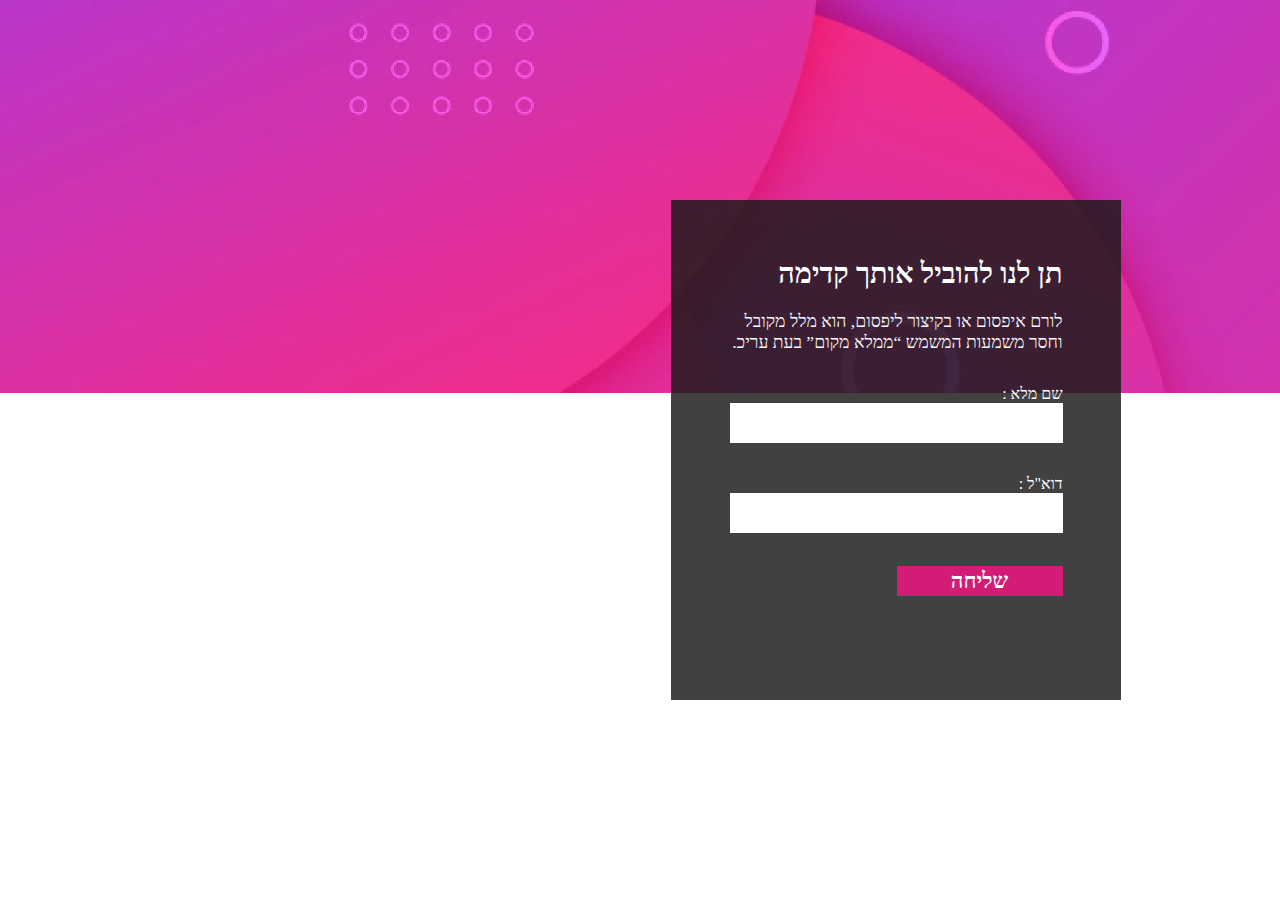
<file: Projects/Project Number 1/landingPageNumber1.html>
<!DOCTYPE html>
<html lang="en">

<head>
    <meta charset="UTF-8">
    <meta name="viewport" content="width=device-width, initial-scale=1.0">
    <title>Landing Page Number 2</title>
    <link rel="stylesheet" href="style.css">
</head>

<body>
    <div class="container">
        <div class="form-container">
            <form class="form-container-in">
                <div class="form-control-1">
                    <h3 id="form-headline">תן לנו להוביל אותך קדימה</h3>
                    <p id="form-paragraph">לורם איפסום או בקיצור ליפסום, הוא מלל מקובל וחסר משמעות המשמש “ממלא מקום” בעת
                עריכ.
                    </p>
                </div>
                <div class="form-control-2">
                    <label class="label">שם מלא :</label>
                    <input class="input" ></input>
                </div>
                <div class="form-control-2">
                    <label class="label">דוא"ל :</label>
                    <input class="input" ></input>
                </div>
                <div class="button">
                    <button id="btn">שליחה</button>
                </div>
            </form>
        </div>
    </div>
</body>

</html>
</file>
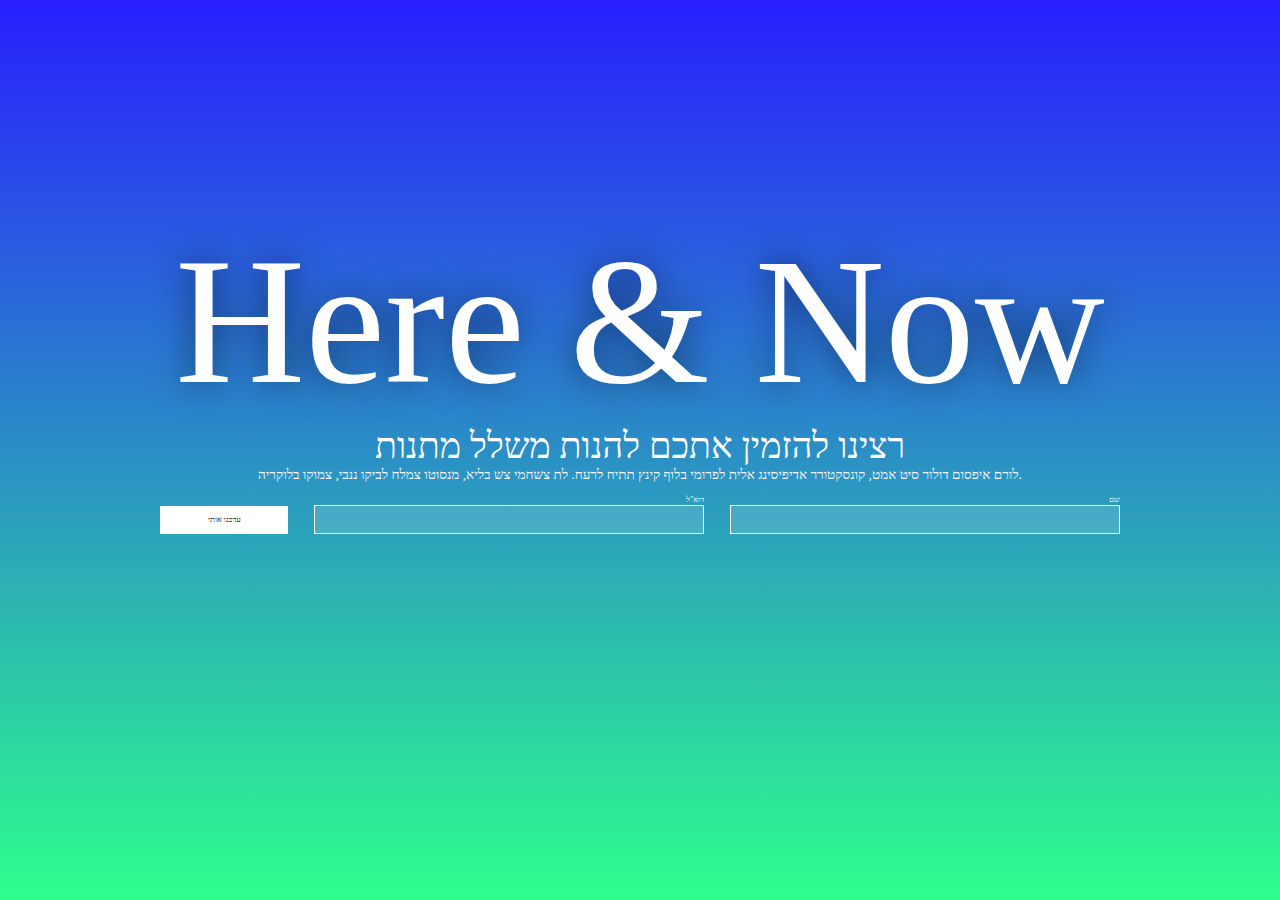
<file: Projects/Project Number 2/landingPageNumber2.html>
<!DOCTYPE html>
<html lang="en">

<head>
    <meta charset="UTF-8">
    <meta name="viewport" content="width=device-width, initial-scale=1.0">
    <link rel="stylesheet" href="style.css">
    <title>Landing Page Number 3</title>

</head>

<body>
    <div class="bgcGradiant">
        <div class="textArea">
            <h0>
                Here & Now
            </h0>
            <p0>
                רצינו להזמין אתכם להנות משלל מתנות
            </p0>
            <p1>
                לורם איפסום דולור סיט אמט, קונסקטורר אדיפיסינג אלית לפרומי בלוף קינץ תתיח לרעח. לת צשחמי צש
                בליא, מנסוטו צמלח לביקו
                ננבי, צמוקו בלוקריה.
            </p1>
        </div>
        <div class="formArea">
            <div class="inputContainer">
                <label for="">שם</label>
                <input type="text" class="input">
            </div>
            <div class="inputContainer">
                <label for="">דוא"ל</label>
                <input type="text" class="input">
            </div>

            <button class="sendButton">עדכנו אותי</button>
        </div>
    </div>
</body>

</html>
</file>
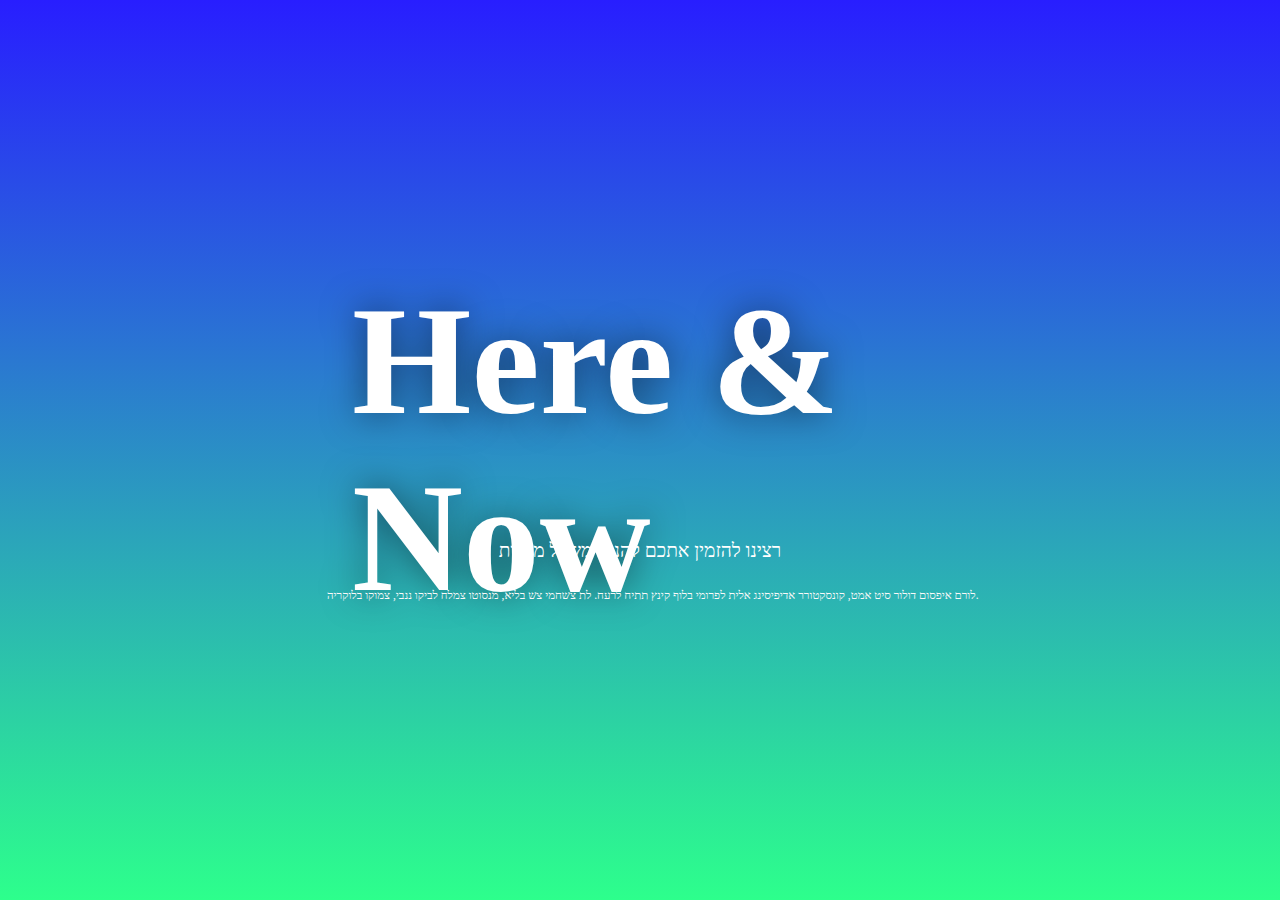
<file: Projects/Project Number 2/notreal.html>
<!DOCTYPE html>
<html lang="en">

<head>
    <meta charset="UTF-8">
    <meta name="viewport" content="width=device-width, initial-scale=1.0">
    <title>Landing Page Number 2</title>
    <style>
        p1 {
            text-align: right;
            font: normal normal normal 1.5vw Varela Round;
            letter-spacing: 0px;
            color: #FFFFFF;
            opacity: 1;
        }

        p2 {
            font: normal normal normal 0.9vw Varela Round;
            letter-spacing: 0px;
            color: #F9F9F9;
            opacity: 1;
        }

        .bgcGradiant {
            position: absolute;
            top: 0px;
            left: 0px;
            width: 100%;
            height: 100%;
            background: transparent linear-gradient(180deg, #281EFF 0%, #2DFF8C 100%) 0% 0% no-repeat padding-box;
            opacity: 1;
        }

        .myTitle {
            position: absolute;
            top: 42.5%;
            left: 27.5%;
            width: 45%;
            height: 15%;
            display: flex;
            justify-content: center;
            align-items: center;
            font: normal normal normal 6vw Satisfy;
            letter-spacing: 0px;
            color: #FFFFFF;
            text-shadow: 0px 0px 36px #00000087;
            opacity: 1;
        }

        .myText {
            position: absolute;
            top: 60%;
            left: 27.5%;
            width: 45%;
            height: 15%;
            text-align: center;
        }

        .myText1 {
            position: absolute;
            top: 65%;
            left: 19%;
            width: 64%;
            height: 15%;
            text-align: center;
        }

        .container {
            width: 57.3%;
            margin: 70% 20% 0;
        }

        .form-row {
            display: flex;
            justify-content: space-between;
            margin-bottom: 10px;
        }

        .form-label {
            width: 21.75%;
            text-align: right;
            direction: rtl;
        }

        .form-input {
            width: 21.75%;
            height: 4.6%;
            padding: 5px;
            box-sizing: border-box;
        }

        .send-button {
            width: 10.75%;
            height: 4.6%;
            background-color: #007bff;
            color: #fff;
            border: none;
            cursor: pointer;
        }
    </style>

</head>
</head>

<body>
    <section>
        <div class="bgcGradiant">
            <div class="myTitle">
                <h1>Here & Now</h1>
            </div>
            <div class="myText">
                <p1>רצינו להזמין אתכם להנות משלל מתנות</p1>
            </div>
            <div class="myText1">
                <p2>לורם איפסום דולור סיט אמט, קונסקטורר אדיפיסינג אלית לפרומי בלוף קינץ תתיח לרעח. לת צשחמי צש בליא,
                    מנסוטו
                    צמלח לביקו
                    ננבי, צמוקו בלוקריה.</p2>
            </div>
            <!-- <div class="formContainer">
                <form>
                    <div class="inputContainer">
                        <label for="fullName" class="inputLabel">שם</label>
                        <input type="text" class="formInputs">
                    </div>
                    <div class="inputContainer">
                        <label for="email" class="inputLabel">דוא"ל</label>
                        <input type="text" class="formInputs">
                    </div>
                    <div class="button-container">
                        <button class="send-button">
                            <div class="send-btn-txt">
                                עדכנו אותי

                            </div>
                        </button>

                    </div>
                </form>

            </div> -->

        </div>

    </section>
</body>

</html>
</file>
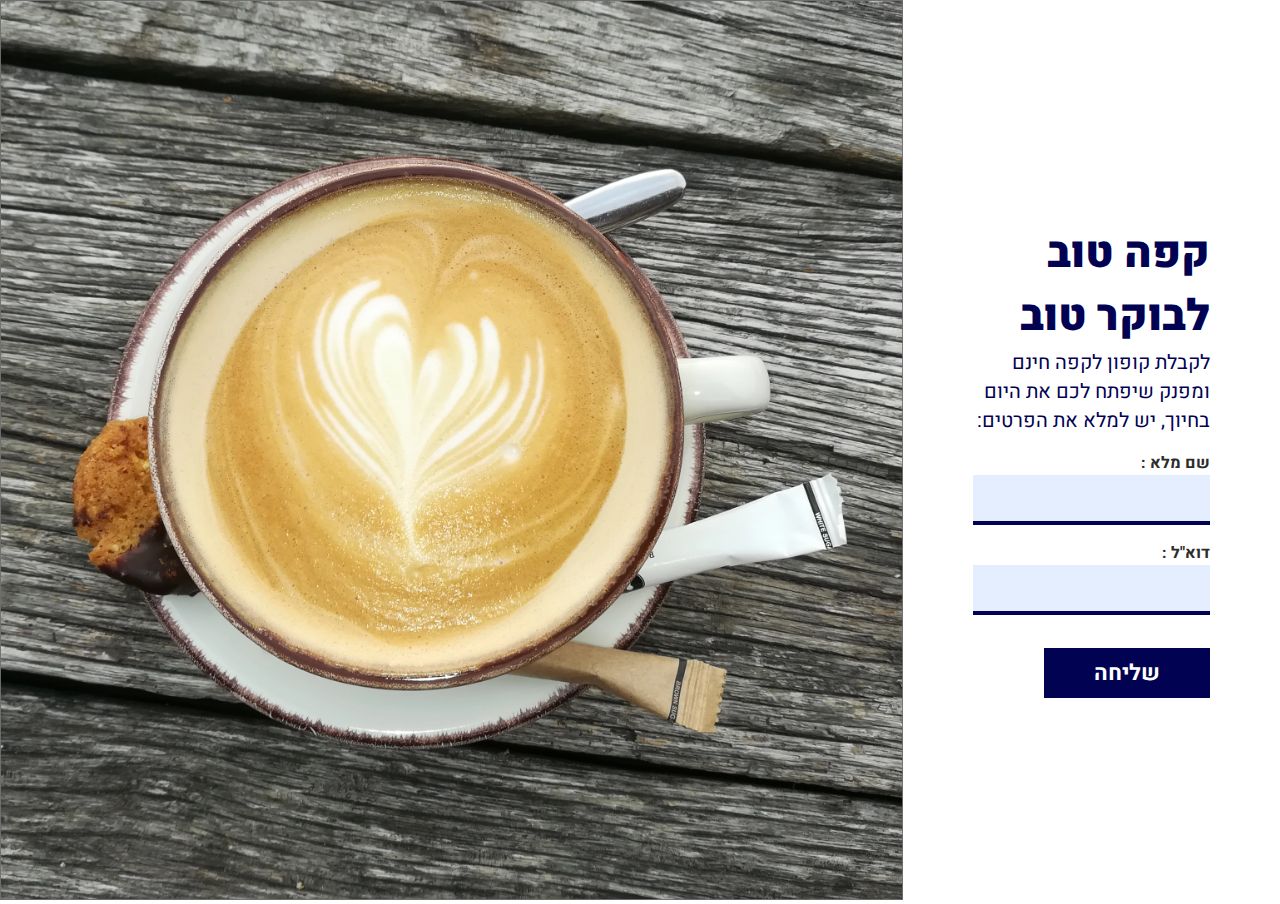
<file: Projects/Project Number 3/landingPageNumber3.html>
<!DOCTYPE html>
<html lang="en">

<head>
    <meta charset="UTF-8">
    <meta name="viewport" content="width=device-width, initial-scale=1.0">
    <title>Project 1</title>
    <link rel="preconnect" href="https://fonts.googleapis.com">
    <link rel="preconnect" href="https://fonts.gstatic.com" crossorigin>
    <link href="https://fonts.googleapis.com/css2?family=Heebo&family=Noto+Sans+Hebrew:wght@100&display=swap"
        rel="stylesheet">
    <link rel="preconnect" href="https://fonts.googleapis.com">
    <link rel="preconnect" href="https://fonts.gstatic.com" crossorigin>
    <!-- GoogleFont link -->
    <link href="https://fonts.googleapis.com/css2?family=Heebo:wght@700&family=Noto+Sans+Hebrew:wght@100&display=swap"
        rel="stylesheet">
    <link rel="stylesheet" href="style.css">
</head>

<body>
    <div class="container">
        <div class="img-container">
            <img src="Images/Coffee.png" alt="project-img">
        </div>

        <div class="form-container">
            <form class="form-container-in">
                <div class="form-control">
                    <h3 id="form-headline">קפה טוב לבוקר טוב</h3>
                    <p id="form-paragraph">לקבלת קופון לקפה חינם ומפנק שיפתח לכם את היום בחיוך, יש למלא את הפרטים:</p>
                </div>

                <div class="form-control">
                    <label class="label">שם מלא :</label>
                    <input class="input"></input>
                </div>

                <div class="form-control">
                    <label class="label">דוא"ל :</label>
                    <input class="input"></input>
                </div>

                <button id="btn">שליחה</button>
            </form>
        </div>
    </div>
</body>

</html>
</file>
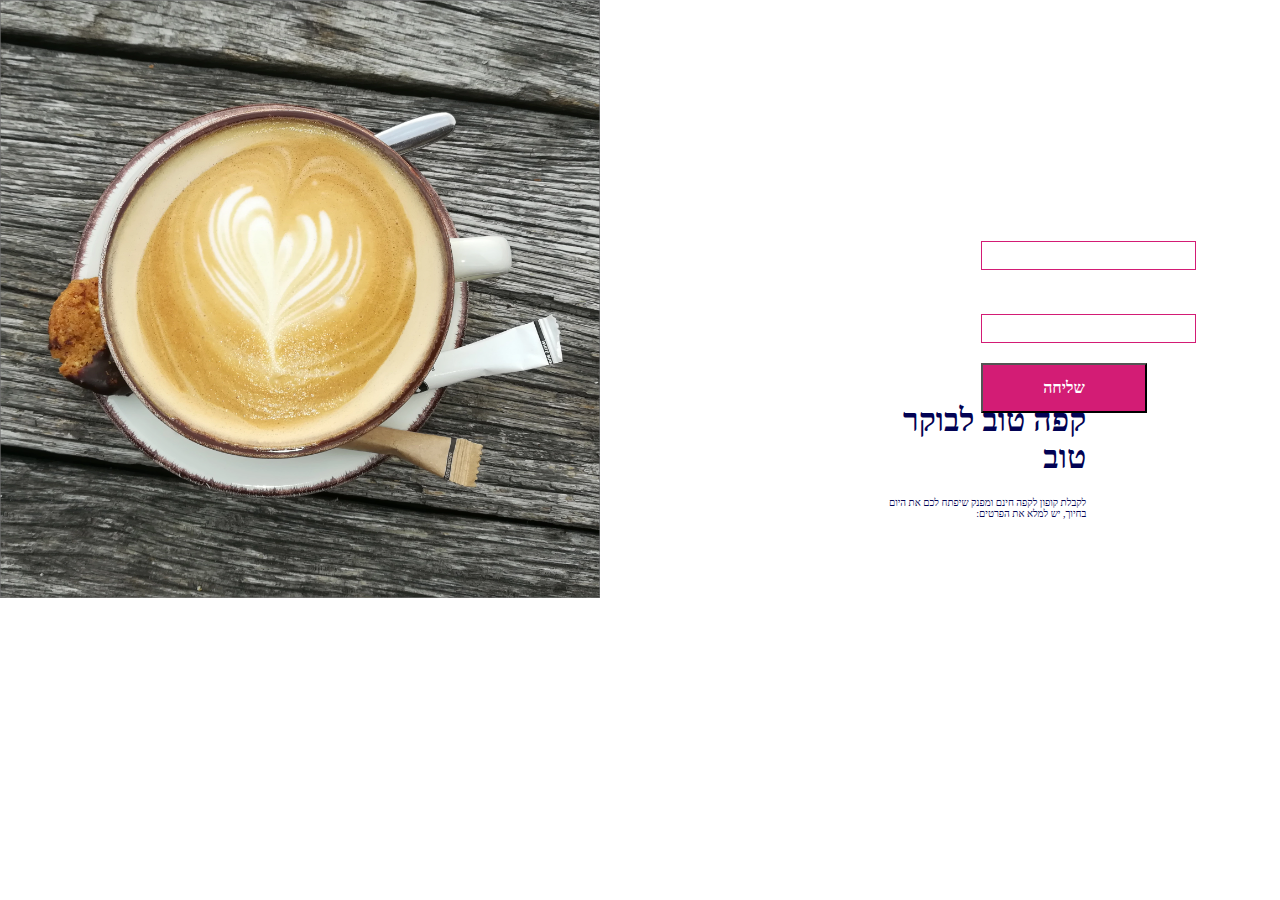
<file: Projects/Project Number 3/notreal.html>
<!DOCTYPE html>
<html lang="en">

<head>
    <meta charset="UTF-8">
    <meta name="viewport" content="width=device-width, initial-scale=1.0">
    <title>Landing Page Number 3</title>
    <style>
        @media screen and (min-width: 601px) {
            .content {
                position: absolute;
                left: 50%;
                top: 50%;
                transform: translate(-50%, -50%);
            }
        }

        /* .perent {
            display: flex;
        }

        .box {
            flex: row;
        } */

        .bgcImage {
            position: absolute;
            left: 0;
            top: 0;
            max-width: 600px;
            height: 100%;

            /* background: url(Images/Coffee.png) 650px/650px; */

        }

        img {
            display: block;
            max-width: 100%;
        }

        .content {
            display: flex;
            max-width: 600px;
            direction: rtl;
            height: 100%;
            background-color: #fff;
            border-color: #707070;
            border-radius: 0.5px;
            justify-content: center;
            align-items: center;
            left: auto;
            right: 0;
            margin-right: 10vh;

        }


        .myTitle {
            width: 207.5px;
            text-align: right;
            font: normal normal 12pt Heebo;
            letter-spacing: 0px;
            color: #020253;
            opacity: 1;
        }

        .description {
            width: 207.5px;
            text-align: right;
            font: normal normal normal 7.5pt Heebo;
            letter-spacing: 0px;
            color: #020253;
            opacity: 1;
        }


        .formContainer {
            position: fixed;
            /* Layout Properties */
            top: 217px;
            left: 0;
            right: 0;
            width: 209px;
            margin: auto;
            margin-right: 10vh;

        }

        .formInputs {
            /* Layout Properties */
            width: 100%;
            height: 25px;
            margin-bottom: 20px;
            /* UI Properties */
            background: #FFFFFF 0% 0% no-repeat padding-box;
            border: 1px solid #D31C75;
            opacity: 1;
            font: normal normal bold 16px/24px Heebo;
        }

        .inputLabel {
            direction: rtl;
            text-align: right;
            font: normal normal bold 16px/24px Heebo;
            letter-spacing: 0px;
            color: #FFFFFF;
            opacity: 1;
        }

        .sendButton {
            top: 611px;
            left: 1382px;
            width: 166px;
            height: 50px;
            background: #D31C75 0% 0% no-repeat padding-box;
            opacity: 1;
            font: normal normal bold 16px/24px Heebo;
            color: #FFFFFF;

        }

        .message {
            top: 611px;
            left: 1382px;
            width: 400px;
            height: 80px;
            background: #FFFFFF 0% 0% no-repeat padding-box;
            opacity: 1;
            font: normal normal bold 30px/45px Heebo;
            color: #D31C75;
            text-align: center;
        }

        .hidden {
            display: none;
        }
    </style>
</head>

<body>
    <section>
        <div class="perent">
            <div class="box bgcImage">
                <img src="Images/Coffee.png" alt="">
            </div>
            <div class="box content">
                <div class="text-area">
                    <div class="myTitle">
                        <h1>קפה טוב לבוקר טוב</h1>

                    </div>
                    <div class="description">
                        <p0>לקבלת קופון לקפה חינם ומפנק שיפתח לכם את היום בחיוך, יש למלא את הפרטים:</p0>
                    </div>
                </div>


            </div>
            <div class="formContainer">
                <form>
                    <div class="inputContainer">
                        <label for="fullName" class="inputLabel">שם מלא</label>
                        <input type="text" class="formInputs" id="fullName">
                    </div>
                    <div class="inputContainer">
                        <label for="email" class="inputLabel">דוא"ל</label>
                        <input type="text" class="formInputs" id="email">
                    </div>
                    <button type="button" class="sendButton" id="send-button">שליחה</button>
                    <div class="message hidden" id="thank-you-message">
                        תודה רבה! פרטיך נקלטו
                    </div>


                </form>
            </div>
        </div>
    </section>
</body>

</html>
</file>
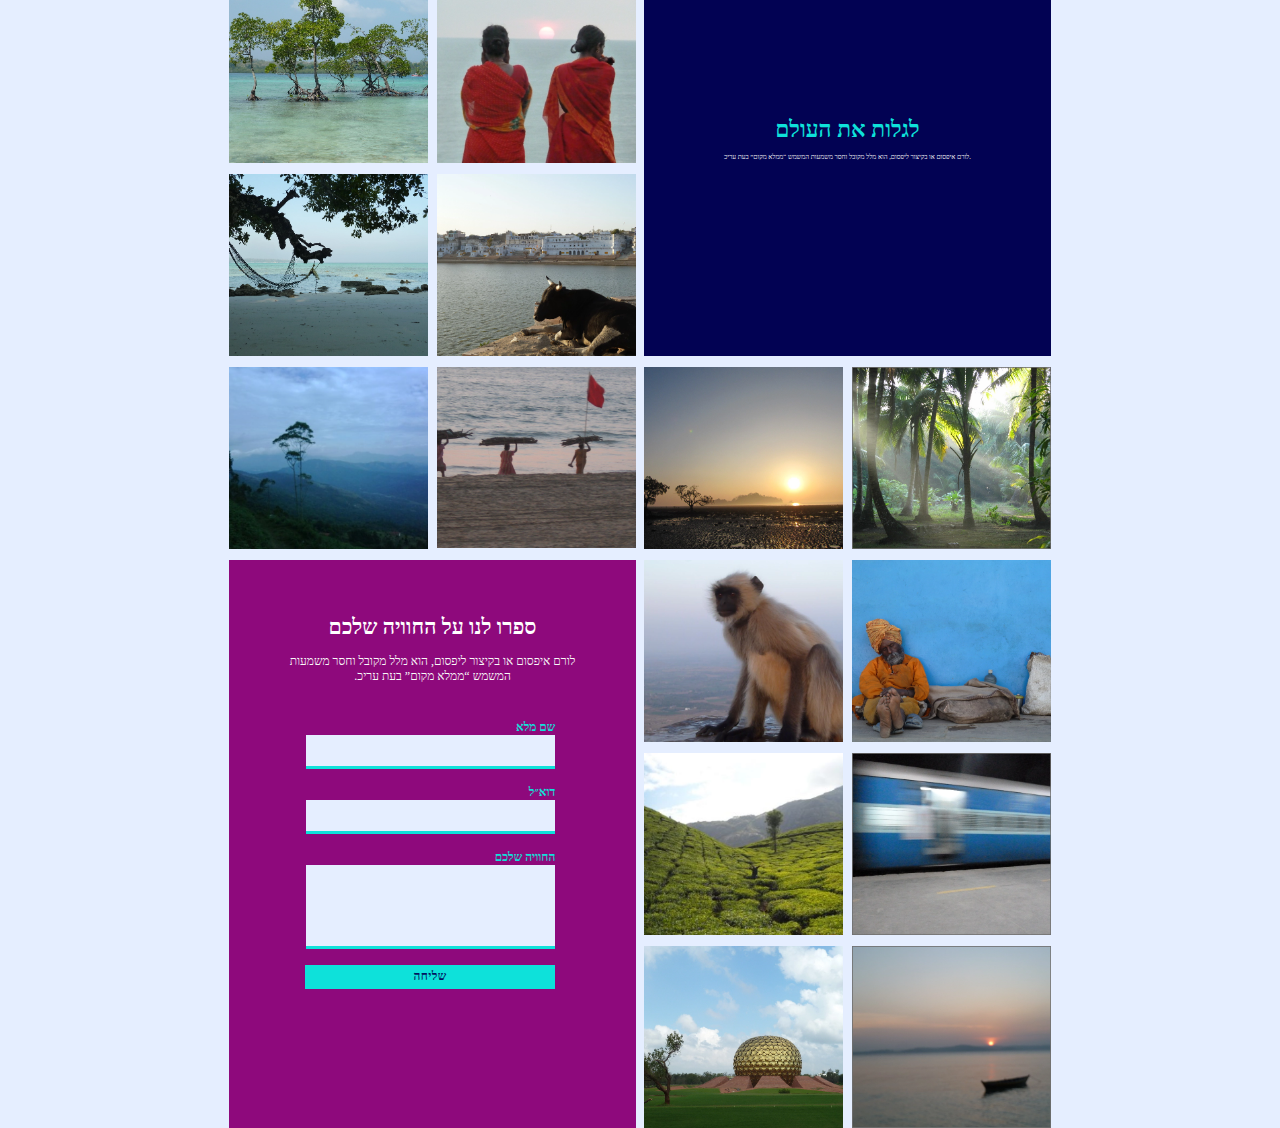
<file: Projects/Project Number 4/landingPageNumber4.html>
<!DOCTYPE html>
<html lang="en">

<head>
    <meta charset="UTF-8">
    <meta name="viewport" content="width=device-width, initial-scale=1.0">
    <title>Landing Page Number 4</title>
 <link rel="stylesheet" href="style.css">
    
</head>

<body>
    <section>
        <div class="gridContainer1">
            <div class="gridItem Item1">
                <div class="textbox1">
                    <h0>לגלות את העולם</h0>
                    <p0>לורם איפסום או בקיצור ליפסום, הוא מלל מקובל וחסר משמעות המשמש “ממלא מקום” בעת עריכ.</p0>
                </div>
            </div>
            <div class="gridItem Item2">
                <img src="Images/Rectangle 515.png" alt="">
            </div>
            <div class="gridItem Item3">
                <img src="Images/Rectangle 514.png" alt="">

            </div>
            <div class="gridItem Item4">
                <img src="Images/Rectangle 516.png" alt="">

            </div>
            <div class="gridItem Item5">
                <img src="Images/Rectangle 506.png" alt="">

            </div>
            <div class="gridItem Item6">
                <img src="Images/Rectangle 506.4.png" alt="">

            </div>
            <div class="gridItem Item7">
                <img src="Images/Rectangle 506.3.png" alt="">

            </div>
            <div class="gridItem Item8">
                <img src="Images/Rectangle 506.2.png" alt="">

            </div>
            <div class="gridItem Item9">
                <img src="Images/Rectangle 506.1.png" alt="">

            </div>
            <div class="gridItem Item10">
                <img src="Images/Rectangle 506.5.png" alt="">
            </div>
            <div class="gridItem Item11">
                <img src="Images/Rectangle 506.6.png" alt="">
            </div>
            <div class="gridItem Item12">
                <img src="Images/Rectangle 506.7.png" alt="">
            </div>
            <div class="gridItem Item13">
                <img src="Images/Rectangle 506.8.png" alt="">
            </div>
            <div class="gridItem Item14">
                <img src="Images/Rectangle 506.9.png" alt="">
            </div>
            <div class="gridItem Item15">
                <img src="Images/Rectangle 513.png" alt="">
            </div>
            <div class="gridItem Item16">
                <div class="formContainer">
                    <h1>ספרו לנו על החוויה שלכם</h1>
                    <p1>לורם איפסום או בקיצור ליפסום, הוא מלל מקובל וחסר משמעות המשמש “ממלא מקום” בעת עריכ.</p1>
                    <form>
                        <div class="formItem1">
                            <label for="" class="label-">שם מלא</label>
                            <input class="input-">

                        </div>
                        <div class="formItem2">
                            <label for="" class="label-">דוא״ל</label>
                            <input class="input-">

                        </div>
                        <div class="formItem3">
                            <label for="" class="label-">החוויה שלכם</label>
                            <input class="input-1">

                        </div>
                        <div class="formItem4">
                            <button class="sendButton">
                                <div class="textInBtn">
                                    שליחה
                                </div>
                            </button>

                        </div>
                    </form>
                </div>
            </div>
        </div>
    </section>
</body>

</html>
</file>
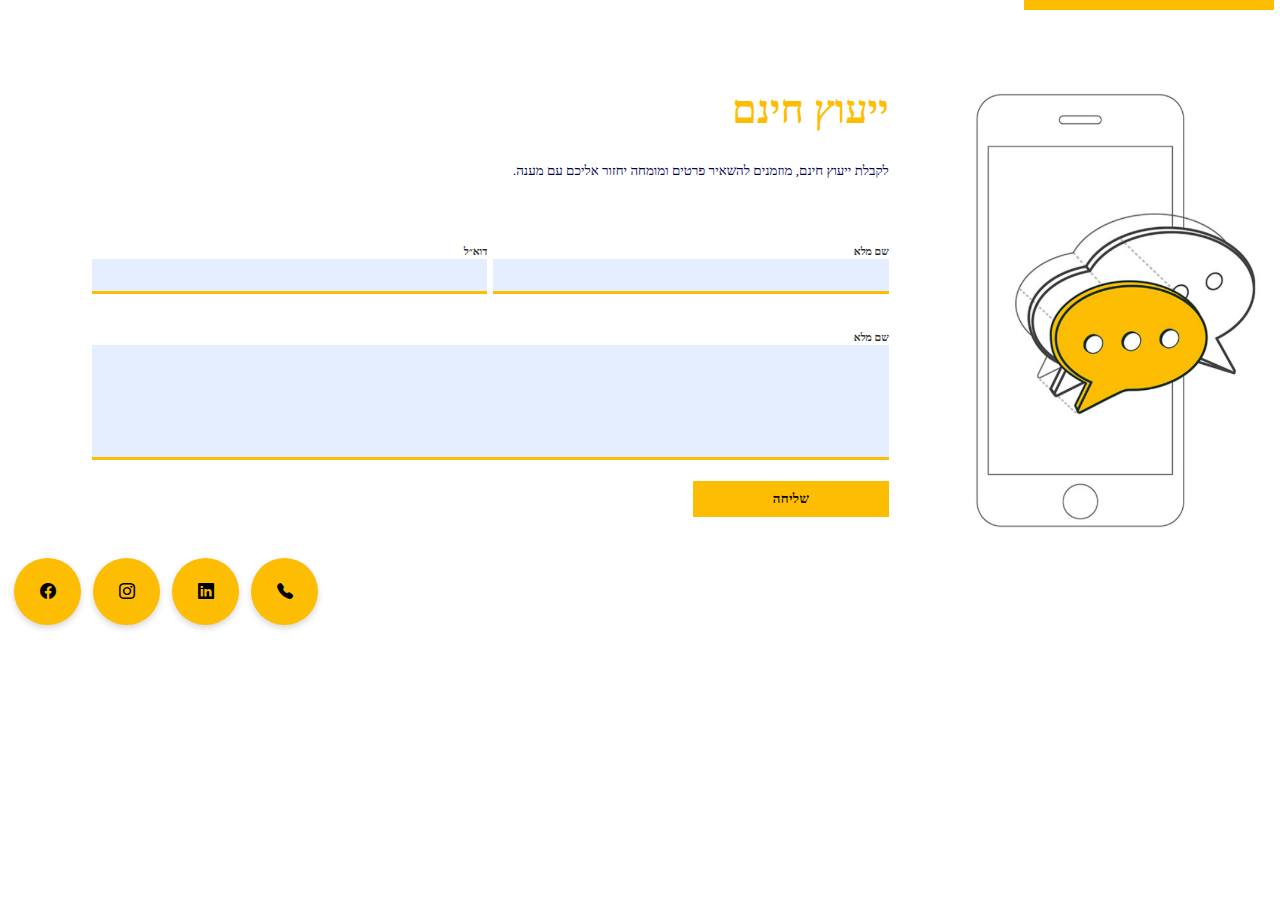
<file: Projects/Project Number 5/landingPageNumber5.html>
<!DOCTYPE html>
<html lang="en">

<head>
    <meta charset="UTF-8">
    <meta name="viewport" content="width=device-width, initial-scale=1.0">
    <title>Landing Page Number 5</title>
    <link rel="stylesheet" href="https://cdn.jsdelivr.net/npm/bootstrap-icons@1.11.1/font/bootstrap-icons.css">
    <link rel="stylesheet" href="style.css">
</head>

<body>
    <div class="container">
        <div class="header"></div>
        <div class="bgcImage">
            <img src="Images/Image 1.png" alt="">
        </div>
        <div class="formContainer">
            <h0>ייעוץ חינם</h0>
            <p0>לקבלת ייעוץ חינם, מוזמנים להשאיר פרטים ומומחה יחזור אליכם עם מענה.
            </p0>
            <form>
                <div class="input1">
                    <label>שם מלא
                    </label>
                    <input class="formInput">
                </div>
                <div class="input2">
                    <label>דוא״ל
                    </label>
                    <input class="formInput">
                </div>
                <div class="input3">
                    <label>שם מלא
                    </label>
                    <input class="formInput">
                </div>
                <button>שליחה</button>
            </form>
        </div>
        <!-- <div class="footer"></div> -->



    </div>
    <div class="iconContainer">
        <div class="facebook Icon">
            <i class="bi bi-facebook"></i>
        </div>
        <div class="instagram Icon">
            <i class="bi bi-instagram"></i>
        </div>
        <div class="linkedin Icon">
            <i class="bi bi-linkedin"></i>
        </div>
        <div class="call Icon">
            <i class="bi bi-telephone-fill">
                <a href="https://www.facebook.co.il"></a>
            </i>
        </div>
    </div>


</body>

</html>
</file>
<file: Projects/Project Number 1/style.css>
@import url('https://fonts.googleapis.com/css2?family=Satisfy&display=swap');

* {
    margin: 0;
    padding: 0;
    box-sizing: border-box;
    font-family: heebo;
    direction: rtl;
}

body {
    width: 100vw;
    height: 100vh;
    display: inline-block;
    background-image: url("Images/Path15.png");
    background-size: 100vw;
    background-repeat: no-repeat;
}

.container {
    width: 100%;
    height: 100%;
    display: flex;
    flex-direction: column;
    justify-content: center;
    align-items: center;
}

.form-container {
    width: 450px;
    height: 500px;
    margin-left: 40%;
    display: flex;
    flex-direction: column;
    justify-content: flex-start;
    align-items: center;
}

.form-container-in {
    width: 100%;
    height: 100%;
    padding: 10% 13%;
    background-color: #1A1A1AD4;
    display: flex;
    flex-direction: column;
    justify-content: center;
    align-items: center;
}

.form-control-1,
.form-control-2 {
    width: 100%;
    display: flex;
    flex-direction: column;
    justify-content: center;
    margin-top: 2em;
}

#form-headline {
    width: 100%;
    text-align: right;
    font: bold 1.8rem Heebo;
    letter-spacing: 0px;
    color: #ffffff;
}

#form-paragraph {
    width: 100%;
    margin-top: 21px;
    text-align: right;
    font: normal 1.1rem Heebo;
    color: #F9F9F9;
}

.label {
    width: 100%;
    text-align: right;
    font: normal 1rem Heebo;
    letter-spacing: 0px;
    color: #FFFFFF;
}

.input {
    width: 100%;
    height: 40px;
    padding: 0 10px;
    background: #FFFFFF 0% 0% no-repeat padding-box;
    border:none;
    font: normal 1rem Heebo;
    transition: all 0.2s;
}

.input:hover {
    background: #e2e2e2;
    border: 1.5px solid #D31C75;
}

.button {
    width: 100%;
    margin: 33px 0 80px 0;
}

#btn {
    width: 166px;
    height: 30px;
    color: #ffffff;
    background: #D31C75 0% 0% no-repeat padding-box;
    font: normal normal bold 22px/30px Heebo;
    border: 0;
    transition: all 0.2s;
}

#btn:hover {
    cursor: pointer;
    color: #D31C75;
    background: #ffffff;
    border: 1px solid #D31C75;
    box-shadow: 0 0 10px rgba(0, 0, 0, 0.297);
}


/* BREAK POINT */
@media screen and (max-width:800px) {
    .form-container {
        width: 70%;
        height: 85%;
        margin: 0;
    }

    .form-container-in {
        width: 100%;
        height: 100%;
        padding: 10% 10%;
    }

    .form-control-1 {
        width: 100%;
        display: flex;
        flex-direction: column;
        justify-content: center;
        align-items: center;
        margin-top: 5em;
        text-align: center;
    }

    #form-headline {
        text-align: center;
        font: normal normal 900 25px/30px Heebo;
    }

    #form-paragraph {
        text-align: center;
        font: normal normal normal 15px/22px Heebo;
    }

    .label {
        width: 100%;
        height: 21px;
        text-align: right;
        font: normal normal bold 14px/21px Heebo;
    }

    .input {
        width: 100%;
        height: 28px;
        font: normal normal 14px/21px Heebo;
    }

    .button {
        margin-top: 20px;
    }

    #btn {
        width: 84px;
        height: 33px;
        font: normal normal bold 15px/20px Heebo;
        letter-spacing: 0.23px;
    }
}
</file>
<file: Projects/Project Number 2/style.css>
.bgcGradiant {
       position: absolute;
       top: 0px;
       left: 0px;
       width: 100%;
       height: 100%;
       background: transparent linear-gradient(180deg, #281EFF 0%, #2DFF8C 100%) 0% 0% no-repeat padding-box;
       opacity: 1;
   }

   .textArea {
       display: flex;
       justify-content: center;
       align-items: center;
       flex-direction: column;
   }

   h0 {
       text-align: center;
       font: normal normal normal 20vh Satisfy;
       letter-spacing: 0px;
       color: #FFFFFF;
       text-shadow: 0px 0px 36px #00000087;
       opacity: 1;
   }

   p0 {
       text-align: center;
       font: normal normal normal 4vh Varela Round;
       letter-spacing: 0px;
       color: #FFFFFF;
       opacity: 1;
   }

   p1 {
       text-align: center;
       font: normal normal normal 1.5vh Varela Round;
       letter-spacing: 0px;
       color: #F9F9F9;
       opacity: 1;
   }

   .formArea {
       direction: rtl;
       display: flex;
       justify-content: center;
       align-content: center;
   }

   .inputContainer {
       display: flex;
       flex-direction: column;
       margin-left: 2%;
       margin-top: 1%;
   }

   .input {
       width: 30vw;
       height: 25px;
       background: #F6F6F624 0% 0% no-repeat padding-box;
       border: 1px solid #FFFFFF;
       opacity: 1;
   }

   label {
       text-align: right;
       font: normal normal normal 8px/10px Varela Round;
       letter-spacing: 0px;
       color: #F9F9F9;
       opacity: 1;
   }

   .sendButton {
       height: 28px;
       align-self: flex-end;
       width: 10%;
       font: normal normal normal 8px/10px Varela Round;
       letter-spacing: 0px;
       color: #1C1C1C;
       background-color: #fff;
       opacity: 1;
       border: none;
       cursor: pointer;
   }

   @media screen {
       .textArea {
           margin-top: 17%;
       }

   }

   @media (width<35em) {
      h0{
         font: normal normal normal 14vh Satisfy;
      }
       p0 {
           margin-top: 5%;
       }

       p1 {
           margin-top: 5%;
           margin-bottom: 5%;
           font: normal normal normal 16px Varela Round;
           padding: 2%;
       }

       .formArea {
           flex-direction: column;
           justify-content: center;
           flex-wrap: wrap;
       }

       .inputContainer {
           margin-left: 0%;
       }

       .input {
           width: 85vw;
           justify-items: center;
       }

       .sendButton {
           margin-top: 2vw;
           width: 87vw;

       }

   }
</file>
<file: Projects/Project Number 3/style.css>
* {
    margin: 0;
    padding: 0;
    box-sizing: border-box;
}

.container {
    width: 100vw;
    display: flex;
    flex-direction: row;
}

.img-container img {
    height: 100vh;
}

.form-container {
    width: 100%;
    display: flex;
    justify-content: center;
    align-items: center;
    direction: rtl;
}

.form-container-in {
    width: 63%;
    display: flex;
    flex-direction: column;
    justify-content: flex-start;
    align-items: flex-start;
}

.form-control {
    width: 100%;
    display: flex;
    flex-direction: column;
    justify-content: center;
    margin-top: 1em;
}

#form-headline {
    width: 100%;
    text-align: right;
    font: normal normal 900 2.688rem/3.938rem Heebo;
    letter-spacing: 0px;
    color: #020253;
}

#form-paragraph {
    width: 100%;
    text-align: right;
    font: normal normal normal 1.25rem/1.813rem Heebo;
    letter-spacing: 0px;
    color: #020253;
}

.label {
    height: 100%;
    text-align: right;
    font: bold 1rem/1.5rem Heebo;
    letter-spacing: 0px;
    color: #2C2C2C;
}

.input {
    width: 100%;
    height: 50px;
    background: #E5EEFF 0% 0% no-repeat padding-box;
    font: .7rem Heebo;
    border: 0;
    border-bottom: 4px solid #020253;
    transition: all 0.2s;
}

.input:hover {
    background-color: #cedefa;
}

#btn {
    width: 166px;
    height: 50px;
    margin-top: 33px;
    height: 50px;
    color: #ffffff;
    background: #020253 0% 0% no-repeat padding-box;
    font: normal normal bold 1.375rem/1.875rem Heebo;
    border: 0;
    transition: all 0.2s;
}

#btn:hover {
    cursor: pointer;
    color: #020253;
    background: #ffffff;
    border: 1px solid #020253;
    box-shadow: 0 0 10px rgba(0, 0, 0, 0.297);
}


@media screen and (max-width: 800px) {
    .img-container {
        margin-left: -150px;
    }

    #form-headline {
        font: 900 1.6rem Heebo;
    }

    #form-paragraph {
        font: normal .8rem Heebo;
    }

    .label {
        height: 40px;
        text-align: right;
        font: bold 0.875rem/1.5rem Heebo;
    }

    .input {
        height: 40px;
    }

    #btn {
        width: 100%;
        height: 40px;
        font: normal normal bold 1.188rem/1.875rem Heebo;
    }
}

@media screen and (max-width:576px) {
    .container {
        flex-direction: column;
    }

    .img-container {
        margin-left: 0;
    }

    .img-container img {
        height: 100vw;
    }

    .form-container {}

    #form-headline {
        width: 100%;
        font: 900 1.8rem Heebo;
    }

    #form-paragraph {
        width: 100%;
        font: normal 1.2rem Heebo;
    }

    .label {
        width: 100%;
        height: 25px;
    }

    .input {
        width: 100%;
        height: 34px;
    }

    #btn {
        width: 100%;
        height: 34px;
    }
}
</file>
<file: Projects/Project Number 4/style.css>
@media screen {
            .gridContainer1 {
                display: grid;
                grid-template-columns: repeat(4, 1fr);
                grid-gap: 1%;
                grid-template-areas:
                    "pic1 pic2 header header"
                    "pic3 pic4 header header"
                    "pic5 pic6 pic7 pic8"
                    "landing landing pic9 pic10"
                    "landing landing pic11 pic12"
                    "landing landing pic13 pic14"
                ;
                width: 65%;
                margin-left: 17.5%;
                justify-content: center;
                align-content: center;
                padding: 0;

            }
        }

        @media (width<35em) {
            .gridContainer1 {
                display: grid;
                grid-template-columns: repeat(2, 1fr);
                grid-gap: 1%;
                grid-template-areas:
                    "header header"
                    "header header"
                    "pic1 pic2"
                    "pic3 pic4"
                    "pic7 pic8"
                    "pic5 pic6"
                    "landing landing "
                    "landing landing "
                    "landing landing"
                    "pic9 pic10"
                    "pic11 pic12"
                    "pic13 pic14"
                ;
                justify-content: center;
                align-content: center;
                width: 100%;
                margin-left: 0;
                padding: 0;
            }

        }

        body {
            background-color: #E5EEFF;
        }

        img {
            display: block;
            max-width: 100%;
        }

        h0 {
            text-align: center;
            font: normal normal bold 17pt Assistant;
            letter-spacing: 0px;
            color: #0EE1DA;
            opacity: 1;
            align-items: center;
            justify-items: center;
            margin: 4%;
        }

        p0 {
            text-align: center;
            font: normal normal normal 5pt Assistant;
            letter-spacing: 0px;
            color: #F9F9F9;
            opacity: 1;

        }

        .textbox1 {
            padding: 1%;
            place-items: center;
            display: grid;
            margin: 14%;
            margin-top: 30%;
        }



        .Item1 {
            grid-area: header;
            background-color: #020253;
            align-items: center;
            justify-items: center;
            text-align: center;
        }

        .Item2 {
            grid-area: pic1;
        }

        .Item3 {
            grid-area: pic2;
        }

        .Item4 {
            grid-area: pic3;
        }

        .Item5 {
            grid-area: pic4;
        }

        .Item6 {
            grid-area: pic5;
        }

        .Item7 {
            grid-area: pic6;
        }

        .Item8 {
            grid-area: pic7;
        }

        .Item9 {
            grid-area: pic8;
        }

        .Item10 {
            grid-area: pic10;
        }

        .Item11 {
            grid-area: pic9;
        }

        .Item12 {
            grid-area: pic12;
        }

        .Item13 {
            grid-area: pic11;
        }

        .Item14 {
            grid-area: pic14;
        }

        .Item15 {
            grid-area: pic13;
        }

        .Item16 {
            grid-area: landing;
            background: #8E097C 0% 0% no-repeat padding-box;
            opacity: 1;
        }

        .formContainer {
            display: grid;
            place-items: center;
            margin: 10%;
            direction: rtl;
        }

        h1 {
            text-align: center;
            font: normal normal bold 16pt Assistant;
            letter-spacing: 0px;
            color: #FFFFFF;
        }

        p1 {
            text-align: center;
            font: normal normal normal 9pt Assistant;
            letter-spacing: 0px;
            color: #F9F9F9;
            opacity: 1;
        }

        form {
            display: grid;
            grid-gap: 10%;
            margin-top: 10%;
            text-align: right;
            grid-template-rows: repeat(6, 1fr);

        }

        .label- {
            text-align: right;
            font: normal normal bold 9pt Heebo;
            letter-spacing: 0px;
            color: #0EE1DA;
            opacity: 1;
            margin-top: 7%;
        }

        .input- {
            background: #E5EEFF 0% 0% no-repeat padding-box;
            border: none;
            opacity: 1;
            width: 100%;
            height: 75%;
            border: none;
            border-bottom: 3px solid #0EE1DA;

        }

        .input-1 {
            background: #E5EEFF 0% 0% no-repeat padding-box;
            border: none;
            opacity: 1;
            width: 100%;
            height: 100%;
            border: none;
            border-bottom: 3px solid #0EE1DA;

        }

        .formItem3 {
            grid-row: 3/7;
        }

        .sendButton {
            background: #0EE1DA 0% 0% no-repeat padding-box;
            opacity: 1;
            width: 102%;
            height: 80%;
            margin-top: 5%;
            letter-spacing: 0.36px;
            border: none;
        }

        .textInBtn {
            font: normal normal bold 9pt Heebo;
            color: #011560;
            text-align: center;

        }
</file>
<file: Projects/Project Number 5/style.css>
@media screen {
            .container {
                direction: rtl;
                display: flex;
                flex-direction: row;
                justify-content: space-evenly;
                height: 100%;

            }

            .header {
                position: absolute;
                top: 0;
                left: 80%;
                width: 250px;
                height: 10px;
                /* UI Properties */
                background: #FDBD03 0% 0% no-repeat padding-box;
                opacity: 1;
            }

            .bgcImage {
                margin-top: 5%;
                margin-bottom: 0%;
                margin-left: 5%;
            }

            img {
                display: block;
                max-width: 25vw;
            }

            .formContainer {
                display: grid;
                grid-template-rows:
                    0.5fr 0.5fr 0.5fr 1fr 1fr;
                flex-basis: 80%;
                width: 50%;
            }

            h0 {
                text-align: right;
                font: normal normal 900 30pt Heebo;
                letter-spacing: 0px;
                color: #FDBD03;
                grid-row: 2 / 3;
                height: min-content;
            }

            p0 {
                text-align: right;
                font: normal normal normal 10pt Heebo;
                letter-spacing: 0px;
                color: #020253;
                opacity: 1;
                grid-row: 3/4;
                height: min-content;
                padding-left: 50%;

            }

            form {
                direction: rtl;
                display: grid;
                grid-template-columns: repeat(2, 0.5fr);
                grid-template-areas: "input1 input2"
                    "input3 input3"
                    "input3 input3"
                    "button filler";
                grid-gap: 10px;
                grid-template-rows: minmax(1vh, 4vh);
                grid-row: 4/6;
                padding-left: 10%;


            }

            .input1 {
                grid-area: input1;
                height: 50px !important;
            }

            .input2 {
                grid-area: input2;
                height: 50px !important;

            }

            .formInput {
                background: #E5EEFF 0% 0% no-repeat padding-box;
                opacity: 1;
                border: none;
                border-bottom: 3px solid #FDBD03;
                width: 100%;
                height: 60%;
            }

            .input3 {
                grid-area: input3;
                height: 100%;
                margin-top: 5%;
            }

            .Icon {
                display: flex;
                flex-direction: column;
                justify-content: center;
                align-items: center;
                margin: 2%;
                border-radius: 50%;
                background: #FDBD03 0% 0% no-repeat padding-box;
                box-shadow: 0px 3px 6px #00000029;
                opacity: 1;
                aspect-ratio: 1 / 1;
                width: 90%;

            }

            .iconContainer {
                display: flex;
                justify-content: space-between;
                justify-items: start;
                align-items: end;
                width: 25%;
                align-self: flex-end;


            }

            li {
                width: 200%;
                aspect-ratio: 1/ 1;
            }

            /* .facebook {}

            .instagram {}

            .linkedin {}

            .call {}
 */
            .footer {
                position: absolute;
                top: 90%;
                left: 0;
                width: 50vw;
                height: 1vw;
                background: #FDBD03 0% 0% no-repeat padding-box;
                opacity: 1;
            }

            label {
                text-align: right;
                font: normal normal bold 8pt Heebo;
                letter-spacing: 0px;
                color: #2C2C2C;
                opacity: 1;
            }



            button {
                background: #FDBD03 0% 0% no-repeat padding-box;
                text-align: center;
                font: normal normal bold 10pt Heebo;
                letter-spacing: 0.33px;
                color: #000000;
                opacity: 1;
                border: none;
                grid-area: button;
                height: 50%;
                width: 50%;
            }

            button:hover {
                background: #000000;
                color: #FDBD03;
                pointer-events: painted;
            }
        }

        @media (width<35em) {
            .container {
                direction: rtl;
                display: grid;

            }

            .formContainer {
                display: grid;
                grid-template-rows:
                    0.5fr 0.5fr 0.5fr 1fr 1fr;
                flex-basis: 80%;
                width: 100%;
            }

            .bgcImage {
                justify-self: center;
                margin-bottom: 0;
                margin-left: 0;
            }

            h0 {
                text-align: center;
                font: normal normal 900 30pt Heebo;
                letter-spacing: 0px;
                color: #FDBD03;
                grid-row: 2 / 3;
                height: min-content;
            }

            p0 {
                text-align: center;
                font: normal normal normal 10pt Heebo;
                letter-spacing: 0px;
                color: #020253;
                opacity: 1;
                grid-row: 3/4;
                height: min-content;
                padding-left: 0%;

            }


            form {

                direction: rtl;
                display: grid;
                grid-template-columns: 1fr;
                grid-template-areas:
                    "input1"
                    "input2"
                    "input3"
                    "input3"
                    "button";
                grid-gap: 10px;
                grid-template-rows: minmax(1vh, 10vh);
                grid-row: 4/6;
                padding-left: 10%;
                width: 100%;
                justify-self: baseline;

            }

            .input1 {
                grid-area: input1;
                height: 50px !important;

            }

            .input2 {
                grid-area: input2;
                height: 50px !important;

            }

            .iconContainer {

                display: flex;
                justify-content: center;
                align-items: center;
                margin-left: 5%;
                opacity: 1;
                aspect-ratio: 1 / 0.6;
                width: 90%;
            }

            button {
                background: #FDBD03 0% 0% no-repeat padding-box;
                text-align: center;
                font: normal normal bold 10pt Heebo;
                letter-spacing: 0.33px;
                color: #000000;
                opacity: 1;
                border: none;
                grid-area: button;
                height: 100%;
                width: 100%;
                grid-row: 6/7;
                margin-top: 10%;
            }
        }
</file>
